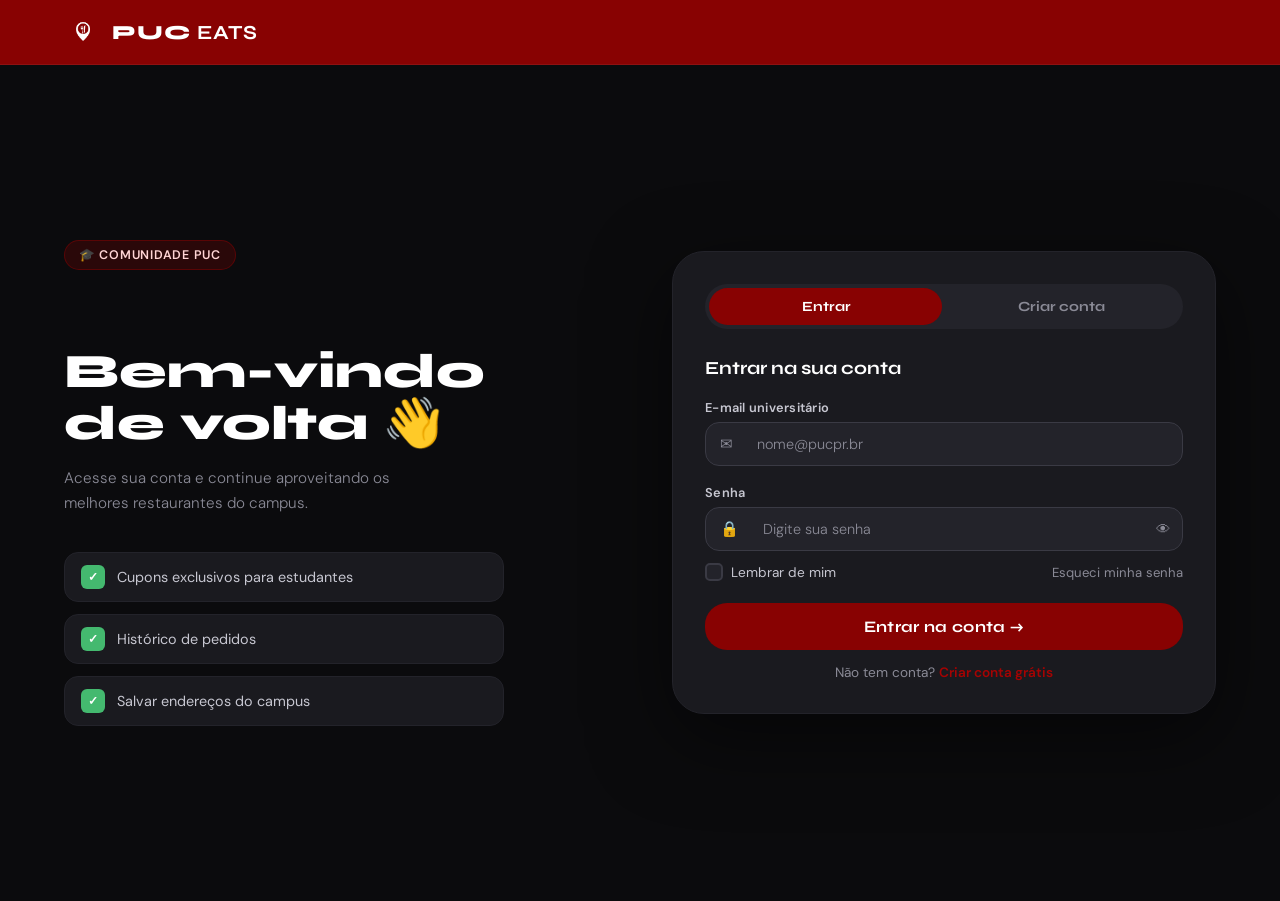
<file: auth.html>
<!DOCTYPE html>
<html lang="pt-BR">
<head>
  <meta charset="UTF-8">
  <meta name="viewport" content="width=device-width, initial-scale=1.0">
  <title>PUC EATS — Entrar / Cadastrar</title>
  <link rel="stylesheet" href="auth.css">
  <link rel="preconnect" href="https://fonts.googleapis.com">
  <link rel="preconnect" href="https://fonts.gstatic.com" crossorigin>
  <link href="https://fonts.googleapis.com/css2?family=Syne:wght@400;600;700;800&family=DM+Sans:ital,opsz,wght@0,9..40,300;0,9..40,400;0,9..40,500;1,9..40,300&display=swap" rel="stylesheet">
</head>
<body>

  <!-- ===== HEADER ===== -->
  <header class="header">
    <nav class="nav container">
      <a href="index.html" class="logo">
        <img src="imagens/logopuceats.png" class="logo-img" alt="PUC Eats">
        <span class="logo-text">PUC <strong>EATS</strong></span>
      </a>
    </nav>
  </header>

  <!-- ===== WRAPPER PRINCIPAL ===== -->
  <main class="auth-main">

    <!-- Fundo decorativo -->
    <div class="bg-glow bg-glow-1"></div>
    <div class="bg-glow bg-glow-2"></div>

    <!-- ===== TABS: LOGIN / CADASTRO ===== -->
    <div class="auth-wrapper container">

      <!-- Lado esquerdo: benefícios -->
      <div class="auth-left">
        <div class="auth-left-inner">
          <span class="auth-badge">🎓 Comunidade PUC</span>

          <!-- Texto muda conforme a tab ativa -->
          <h1 class="auth-title" id="authTitle">
            Bem-vindo<br>de volta 👋
          </h1>
          <p class="auth-subtitle" id="authSubtitle">
            Acesse sua conta e continue aproveitando os melhores restaurantes do campus.
          </p>

          <ul class="benefits-list">
            <li class="benefit-item">
              <span class="benefit-check">✓</span>
              Cupons exclusivos para estudantes
            </li>
            <li class="benefit-item">
              <span class="benefit-check">✓</span>
              Histórico de pedidos
            </li>
            <li class="benefit-item">
              <span class="benefit-check">✓</span>
              Salvar endereços do campus
            </li>
          </ul>
        </div>
      </div>

      <!-- Lado direito: formulários -->
      <div class="auth-right">

        <!-- Tabs -->
        <div class="auth-tabs">
          <button class="auth-tab active" id="tabLogin" onclick="switchTab('login')">
            Entrar
          </button>
          <button class="auth-tab" id="tabCadastro" onclick="switchTab('cadastro')">
            Criar conta
          </button>
          <div class="auth-tab-indicator" id="tabIndicator"></div>
        </div>

        <!-- ===== FORM LOGIN ===== -->
        <form class="auth-form active" id="formLogin" onsubmit="return false;">
          <h2 class="form-title">Entrar na sua conta</h2>

          <div class="field-group">
            <label class="field-label" for="loginEmail">E-mail universitário</label>
            <div class="field-wrap">
              <span class="field-icon">✉</span>
              <input
                type="email"
                id="loginEmail"
                class="field-input"
                placeholder="nome@pucpr.br"
                autocomplete="email"
              >
            </div>
          </div>

          <div class="field-group">
            <label class="field-label" for="loginSenha">Senha</label>
            <div class="field-wrap">
              <span class="field-icon">🔒</span>
              <input
                type="password"
                id="loginSenha"
                class="field-input"
                placeholder="Digite sua senha"
                autocomplete="current-password"
              >
              <button type="button" class="toggle-pass" onclick="togglePass('loginSenha', this)">👁</button>
            </div>
          </div>

          <div class="login-extras">
            <label class="checkbox-wrap">
              <input type="checkbox" id="lembrar">
              <span class="checkbox-custom"></span>
              Lembrar de mim
            </label>
            <a href="#" class="link-muted">Esqueci minha senha</a>
          </div>

          <button type="submit" class="btn-submit" onclick="handleLogin()">
            Entrar na conta →
          </button>

          <p class="form-footer-text">
            Não tem conta?
            <button type="button" class="link-btn" onclick="switchTab('cadastro')">Criar conta grátis</button>
          </p>

        </form>

        <!-- ===== FORM CADASTRO ===== -->
        <form class="auth-form" id="formCadastro" onsubmit="return false;">
          <h2 class="form-title">Criar conta gratuita</h2>

          <div class="field-group">
            <label class="field-label" for="cadNome">Nome completo</label>
            <div class="field-wrap">
              <span class="field-icon">👤</span>
              <input
                type="text"
                id="cadNome"
                class="field-input"
                placeholder="Seu nome completo"
                autocomplete="name"
              >
            </div>
          </div>

          <div class="field-group">
            <label class="field-label" for="cadEmail">E-mail universitário</label>
            <div class="field-wrap">
              <span class="field-icon">✉</span>
              <input
                type="email"
                id="cadEmail"
                class="field-input"
                placeholder="nome@pucpr.br"
                autocomplete="email"
              >
            </div>
          </div>

          <div class="field-group">
            <label class="field-label" for="cadSenha">Senha</label>
            <div class="field-wrap">
              <span class="field-icon">🔒</span>
              <input
                type="password"
                id="cadSenha"
                class="field-input"
                placeholder="Mínimo 8 caracteres"
                autocomplete="new-password"
              >
              <button type="button" class="toggle-pass" onclick="togglePass('cadSenha', this)">👁</button>
            </div>
            <div class="pass-strength" id="passStrength">
              <div class="pass-bar" id="passBar"></div>
            </div>
            <span class="pass-label" id="passLabel"></span>
          </div>

          <div class="field-row">
            <div class="field-group">
              <label class="field-label" for="cadCurso">Curso</label>
              <div class="field-wrap">
                <select id="cadCurso" class="field-input field-select">
                  <option value="" disabled selected>Selecione</option>
                  <option>Ciência da Computação</option>
                  <option>Engenharia de Software</option>
                  <option>Sistemas de Informação</option>
                  <option>Engenharia Civil</option>
                  <option>Engenharia Elétrica</option>
                  <option>Medicina</option>
                  <option>Direito</option>
                  <option>Psicologia</option>
                  <option>Administração</option>
                  <option>Outro</option>
                </select>
              </div>
            </div>
            <div class="field-group">
              <label class="field-label" for="cadCampus">Campus</label>
              <div class="field-wrap">
                <select id="cadCampus" class="field-input field-select">
                  <option value="" disabled selected>Selecione</option>
                  <option>Curitiba</option>
                  <option>Londrina</option>
                  <option>Toledo</option>
                </select>
              </div>
            </div>
          </div>

          <div class="field-row">
            <div class="field-group">
              <label class="field-label" for="cadTipo">Tipo de usuário</label>
              <div class="field-wrap">
                <select id="cadTipo" class="field-input field-select">
                  <option value="" disabled selected>Selecione</option>
                  <option>Aluno</option>
                  <option>Professor</option>
                  <option>Funcionário</option>
                </select>
              </div>
            </div>
            <div class="field-group">
              <label class="field-label" for="cadTelefone">Telefone / WhatsApp</label>
              <div class="field-wrap">
                <span class="field-icon">📱</span>
                <input
                  type="tel"
                  id="cadTelefone"
                  class="field-input"
                  placeholder="(41) 9 9999-9999"
                  autocomplete="tel"
                >
              </div>
            </div>
          </div>


          <label class="checkbox-wrap terms-wrap">
            <input type="checkbox" id="cadTermos">
            <span class="checkbox-custom"></span>
            Li e aceito os <a href="#" class="link-inline">Termos de Uso</a> e a
            <a href="#" class="link-inline">Política de Privacidade</a>
          </label>

          <button type="submit" class="btn-submit" onclick="handleCadastro()">
            Criar minha conta →
          </button>

          <p class="form-footer-text">
            Já tem conta?
            <button type="button" class="link-btn" onclick="switchTab('login')">Entrar</button>
          </p>
        </form>

      </div>
    </div>
  </main>

  <!-- Toast -->
  <div class="toast" id="toast"></div>

  <script src="auth.js"></script>

</body>
</html>
</file>
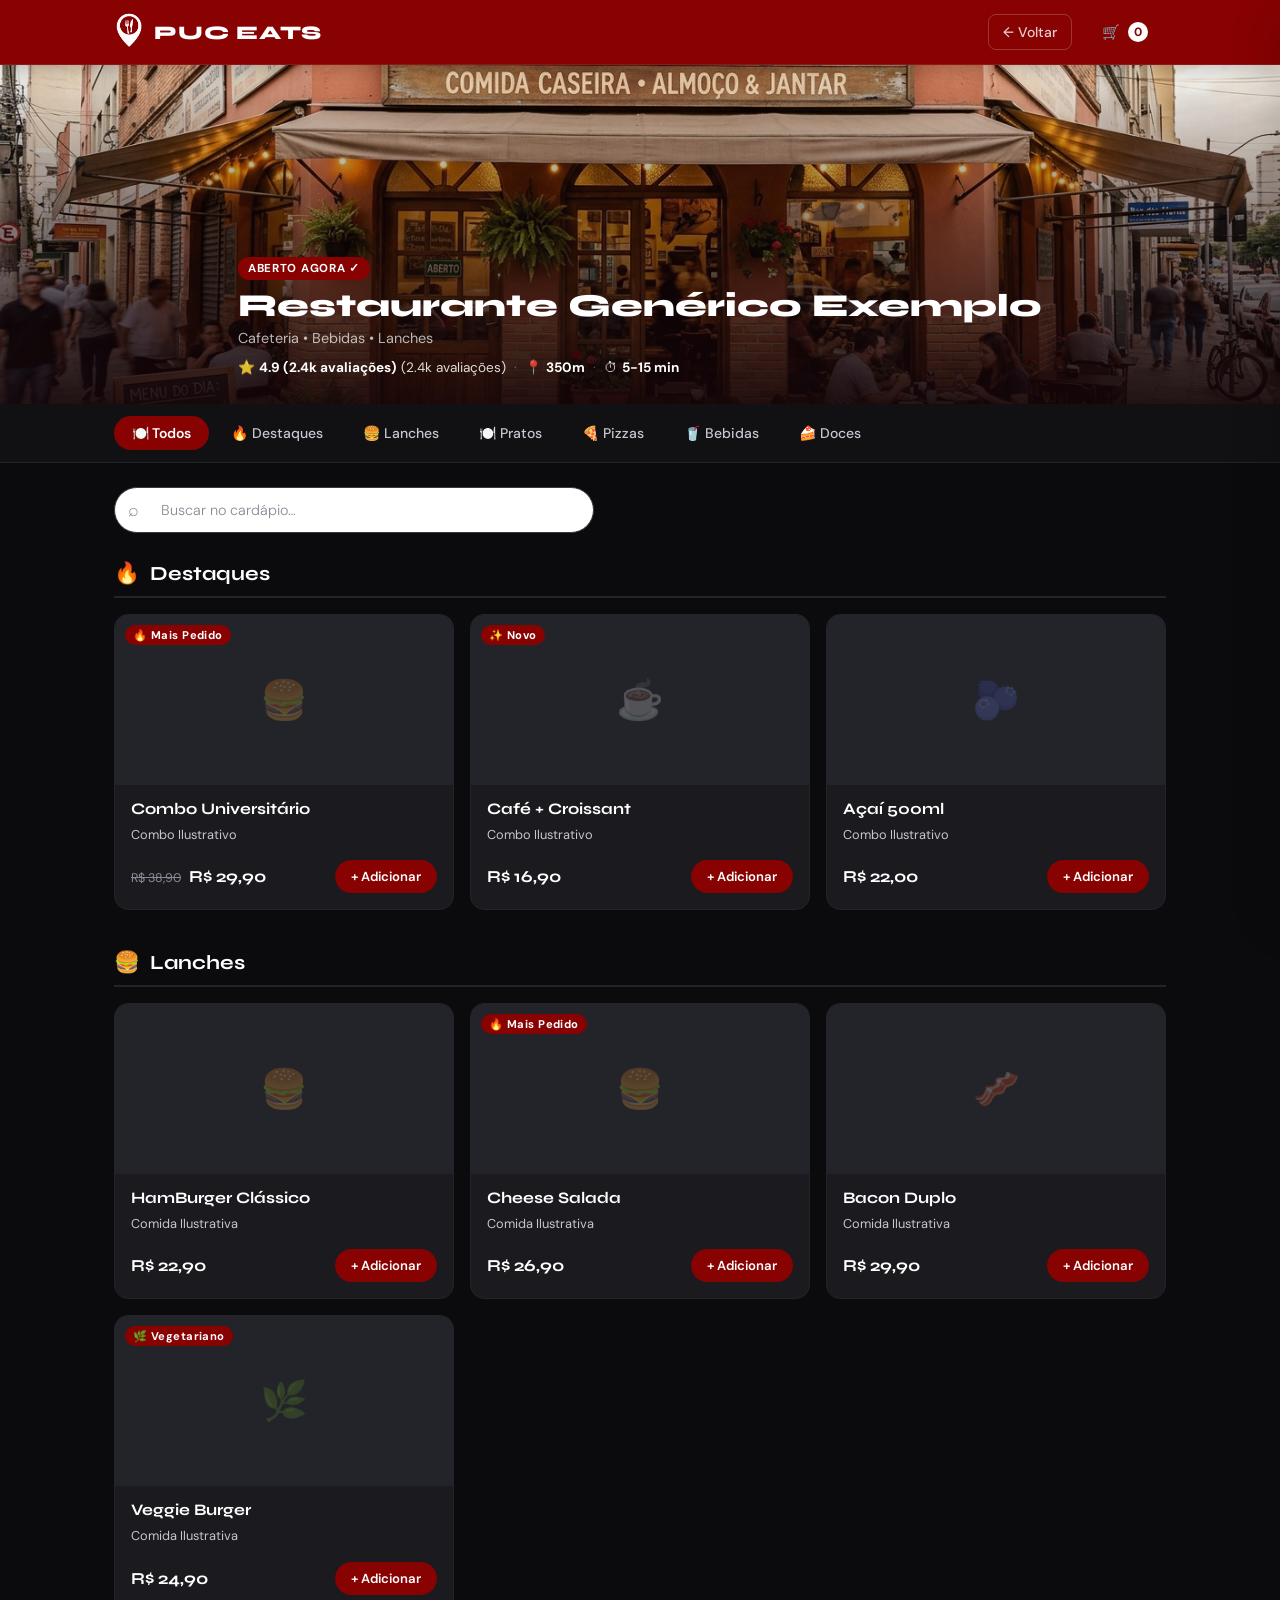
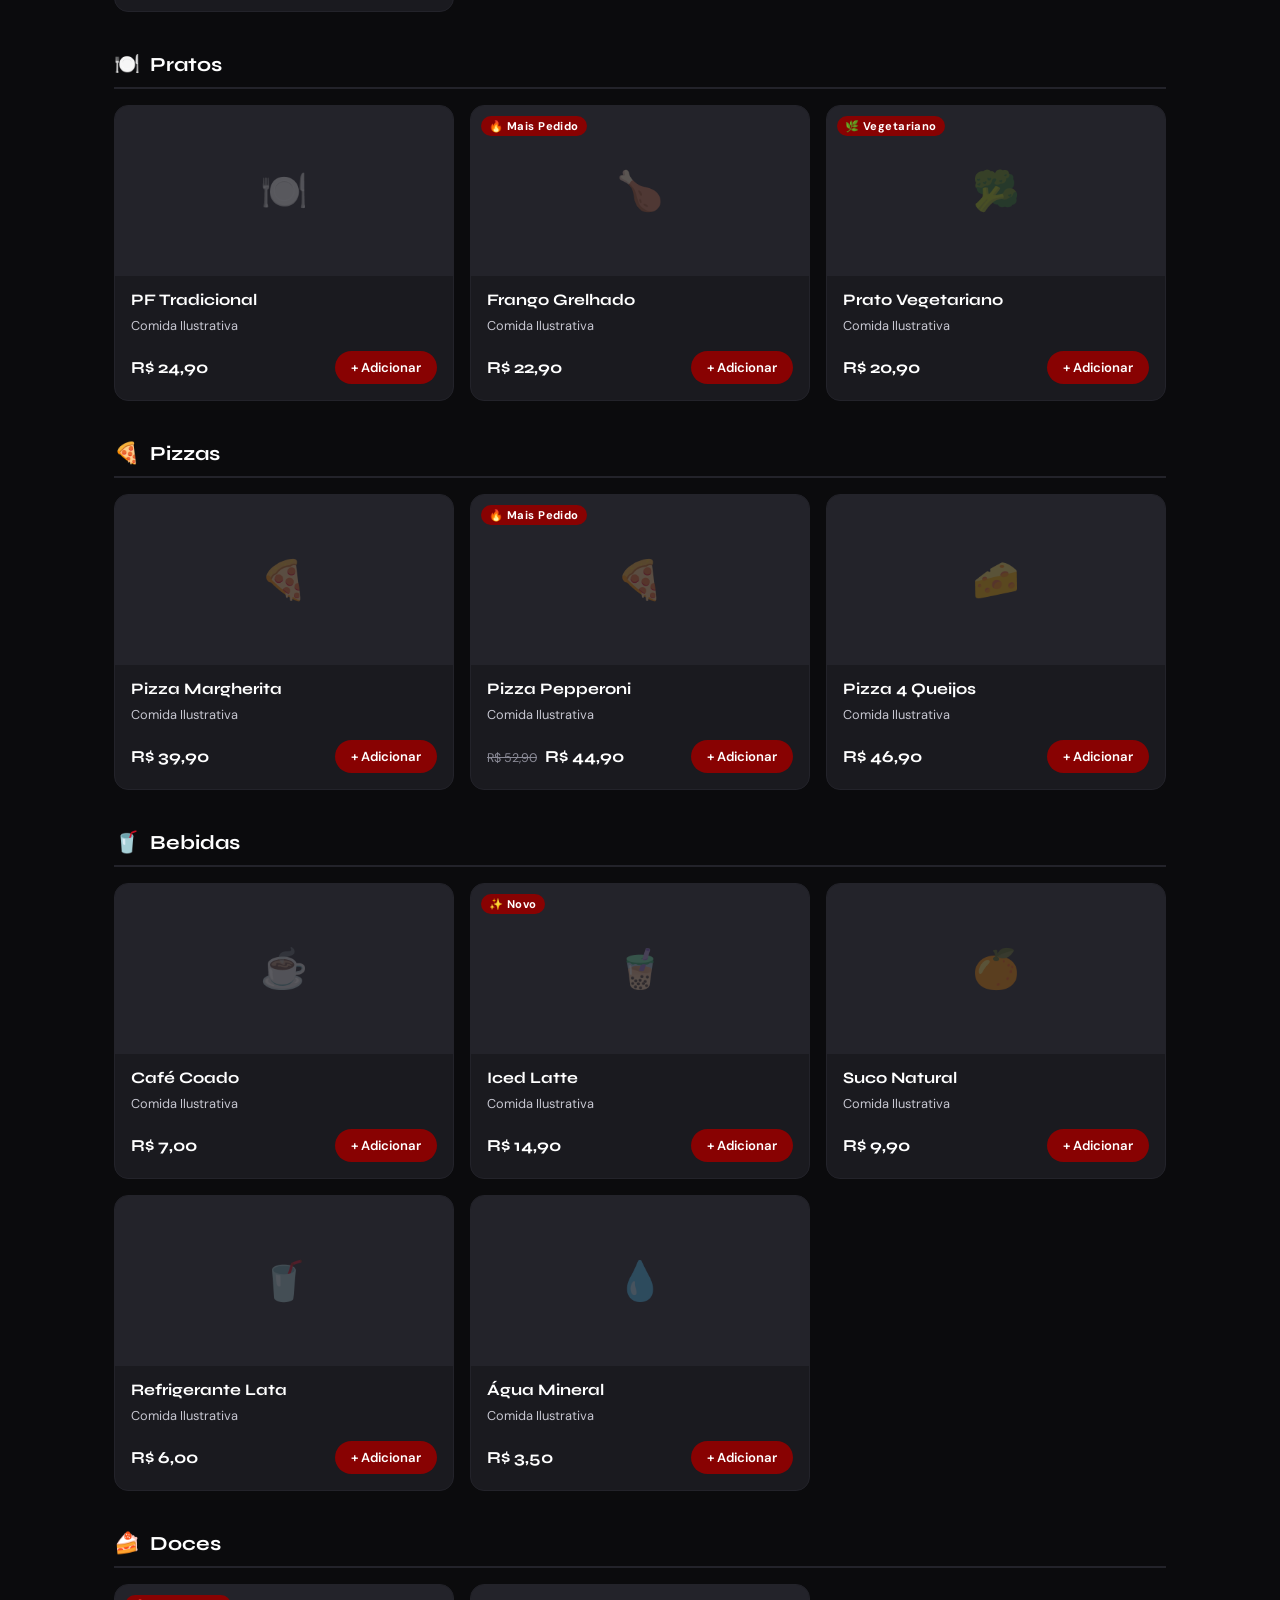
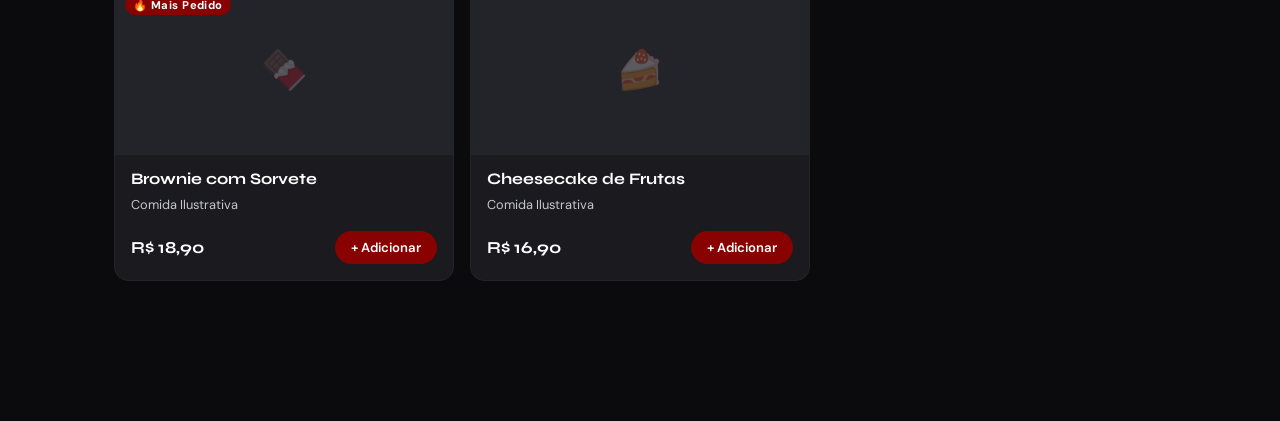
<file: cardapio.html>
<!DOCTYPE html>
<html lang="pt-BR">
<head>
  <meta charset="UTF-8">
  <meta name="viewport" content="width=device-width, initial-scale=1.0">
  <title>PUC EATS — Cardápio</title>
  <link rel="stylesheet" href="cardapio.css">
  <link rel="preconnect" href="https://fonts.googleapis.com">
  <link rel="preconnect" href="https://fonts.gstatic.com" crossorigin>
  <link href="https://fonts.googleapis.com/css2?family=Syne:wght@400;600;700;800&family=DM+Sans:ital,opsz,wght@0,9..40,300;0,9..40,400;0,9..40,500;1,9..40,300&display=swap" rel="stylesheet">
</head>
<body>

  <!-- ===== HEADER ===== -->
  <header class="header">
    <nav class="nav container">
      <a href="index.html" class="logo">
        <div class="logo-placeholder"> 
          <img src="imagens/logopuceats.png" alt="logo" class="logo-image"> </div>
        <span class="logo-text">PUC EATS</span>
      </a>
      <div class="nav-actions">
        <a href="index.html" class="btn-back">← Voltar</a>
        <button class="cart-btn" id="cartBtn">
          🛒 <span class="cart-count" id="cartCount">0</span>
        </button>
      </div>
    </nav>
  </header>

  <!-- ===== HERO DO RESTAURANTE ===== -->
  <section class="rest-hero">
    <div class="rest-hero-img-placeholder">
        <img src="imagens/restaurantegenerico.png" alt="restaurante" class="rest-hero-img">
    </div>
    <div class="rest-hero-overlay">
      <div class="container rest-hero-content">
        <div class="rest-hero-info">
          <div class="rest-hero-badge">Aberto agora ✓</div>
          <h1 class="rest-hero-nome">Nome do Restaurante</h1>
          <p class="rest-hero-tipo">Lanches • Pizza • Bebidas</p>
          <div class="rest-hero-meta">
            <span class="meta-item">⭐ <strong>4.8</strong> (2.4k avaliações)</span>
            <span class="meta-sep">·</span>
            <span class="meta-item">📍 <strong>350m</strong></span>
            <span class="meta-sep">·</span>
            <span class="meta-item">⏱ <strong>5-15 min</strong></span>
          </div>
        </div>
      </div>
    </div>
  </section>

  <!-- ===== CATEGORIAS (TABS) ===== -->
  <div class="cats-wrapper sticky-cats">
    <div class="container">
      <div class="cats-tabs" id="catsTabs">
      </div>
    </div>
  </div>

  <!-- ===== BUSCA NO CARDÁPIO ===== -->
  <div class="cardapio-search-wrapper">
    <div class="container">
      <div class="cardapio-search">
        <span class="search-icon">⌕</span>
        <input type="text" id="cardapioSearch" placeholder="Buscar no cardápio…" class="cardapio-search-input">
      </div>
    </div>
  </div>

  <!-- ===== CARDÁPIO ===== -->
  <main class="cardapio-main">
    <div class="container">
      <div id="cardapioContainer">
        <!-- Seções geradas pelo JS -->
      </div>

      <!-- Estado vazio (busca sem resultado) -->
      <div class="empty-state" id="emptyState" style="display:none;">
        <div class="empty-icon">🔍</div>
        <h3>Nenhum item encontrado</h3>
        <p>Tente buscar por outro nome ou categoria.</p>
      </div>
    </div>
  </main>

  <!-- ===== CARRINHO FLUTUANTE ===== -->
  <div class="cart-panel" id="cartPanel">
    <div class="cart-panel-header">
      <h3>🛒 Seu Pedido</h3>
      <button class="cart-close" id="cartClose">✕</button>
    </div>
    <div class="cart-panel-items" id="cartItems">
      <div class="cart-empty">
        <div class="cart-empty-icon">🛒</div>
        <p>Nenhum item adicionado ainda.</p>
      </div>
    </div>
    <div class="cart-panel-footer" id="cartFooter" style="display:none;">
      <div class="cart-total-row">
        <span>Total</span>
        <span class="cart-total-value" id="cartTotal">R$ 0,00</span>
      </div>
      <button class="btn-finalizar">Finalizar Pedido →</button>
    </div>
  </div>
  <div class="cart-overlay" id="cartOverlay"></div>

  <!-- ===== TOAST DE CONFIRMAÇÃO ===== -->
  <div class="toast" id="toast">✓ Item adicionado ao carrinho</div>

  <script src="cardapio.js"></script>
</body>
</html>
</file>
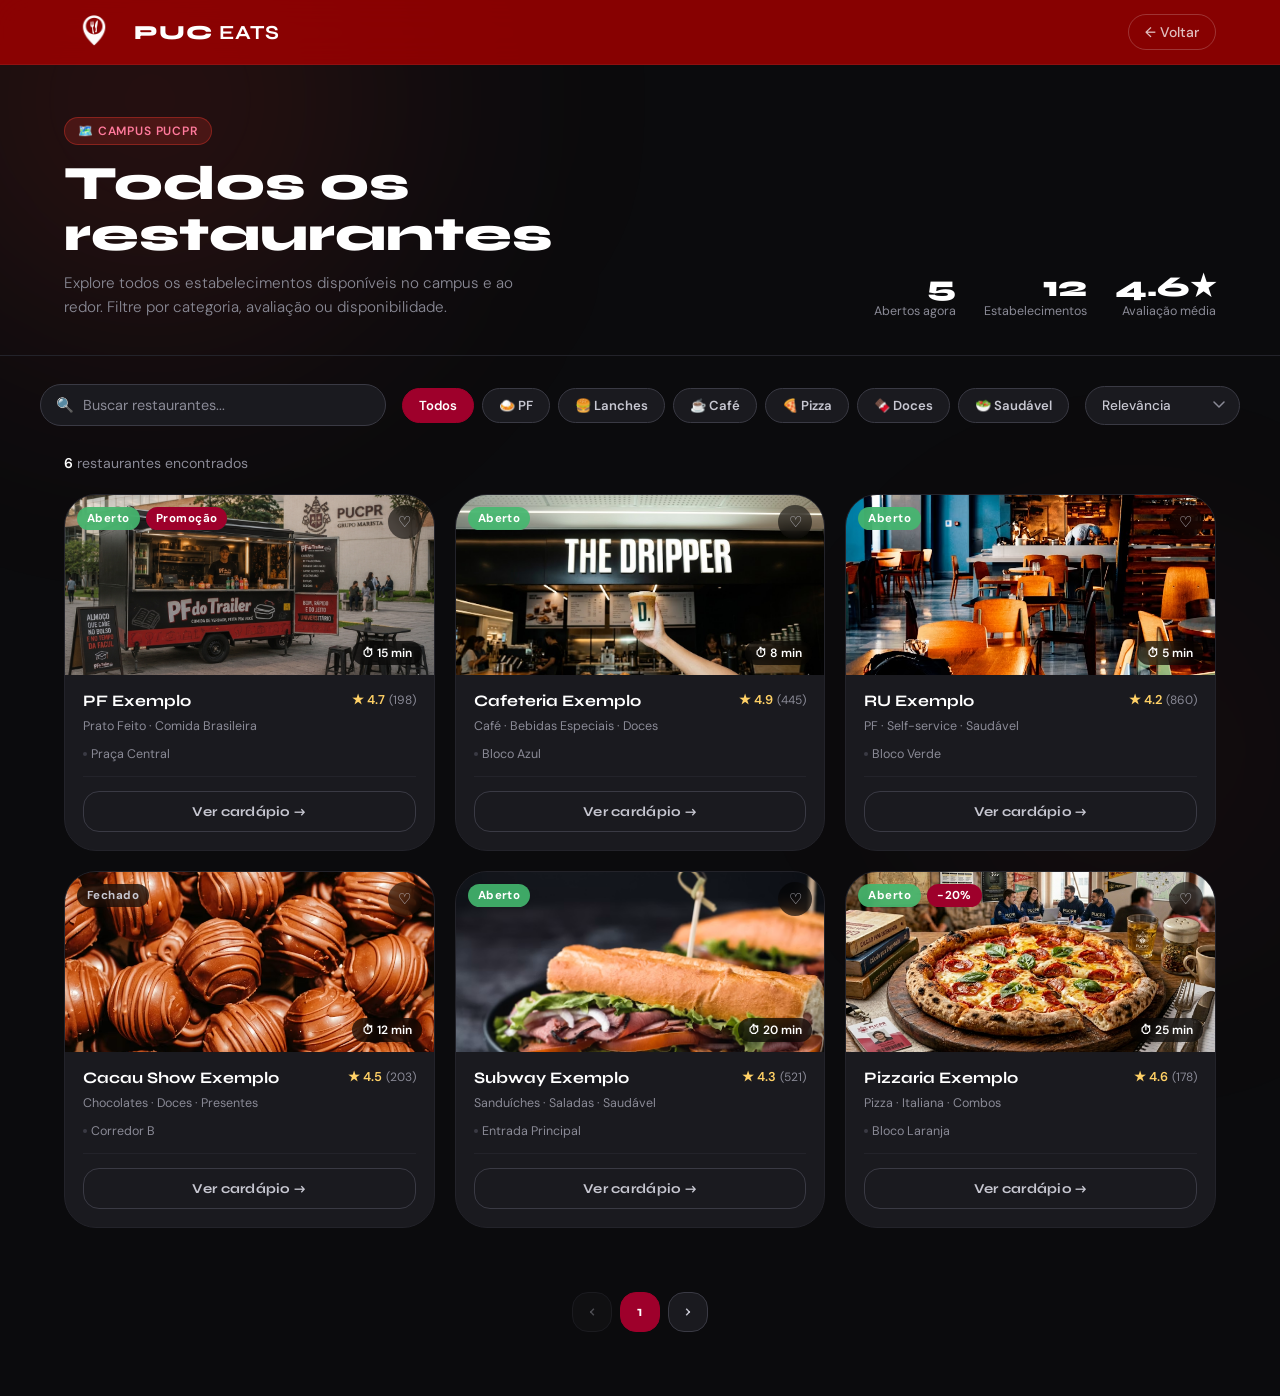
<file: ver-todos.html>
<!DOCTYPE html>
<html lang="pt-BR">

<head>
  <meta charset="UTF-8">
  <meta name="viewport" content="width=device-width, initial-scale=1.0">
  <title>PUC EATS — Todos os Restaurantes</title>
  <link rel="stylesheet" href="ver-todos.css">
  <link rel="preconnect" href="https://fonts.googleapis.com">
  <link rel="preconnect" href="https://fonts.gstatic.com" crossorigin>
  <link
    href="https://fonts.googleapis.com/css2?family=Syne:wght@400;600;700;800&family=DM+Sans:ital,opsz,wght@0,9..40,300;0,9..40,400;0,9..40,500;1,9..40,300&display=swap"
    rel="stylesheet">
</head>

<body>

  <!-- ===== HEADER ===== -->
  <header class="header">
    <nav class="nav container">
      <a href="index.html" class="logo">
        <img class="logo-image" src="imagens/logopuceats.png" alt="PUC Eats">
        <span class="logo-text">PUC <strong>EATS</strong></span>
      </a>
      <div class="nav-right">
        <button class="btn-back" onclick="history.back()">← Voltar</button>
      </div>
    </nav>
  </header>

  <!-- BG decorativo -->
  <div class="bg-glow bg-glow-1"></div>
  <div class="bg-glow bg-glow-2"></div>

  <!-- ===== HERO ===== -->
  <section class="hero">
    <div class="hero-inner container">
      <div>
        <span class="hero-badge">🗺️ Campus PUCPR</span>
        <h1 class="hero-title">Todos os<br><span>restaurantes</span></h1>
        <p class="hero-subtitle">Explore todos os estabelecimentos disponíveis no campus e ao redor. Filtre por
          categoria, avaliação ou disponibilidade.</p>
      </div>
      <div class="hero-stats">
        <div class="stat">
          <div class="stat-num" id="statOpen">—</div>
          <div class="stat-label">Abertos agora</div>
        </div>
        <div class="stat">
          <div class="stat-num">12</div>
          <div class="stat-label">Estabelecimentos</div>
        </div>
        <div class="stat">
          <div class="stat-num">4.6★</div>
          <div class="stat-label">Avaliação média</div>
        </div>
      </div>
    </div>
  </section>

  <!-- ===== CONTROLES ===== -->
  <div class="controls-bar container">
    <div class="search-wrap">
      <span class="search-icon">🔍</span>
      <input type="text" class="search-input" id="searchInput" placeholder="Buscar restaurantes..."
        oninput="filterCards()">
    </div>

    <div class="filter-chips" id="filterChips">
      <button class="chip active" data-filter="todos" onclick="setFilter(this, 'todos')">Todos</button>
      <button class="chip" data-filter="pf" onclick="setFilter(this, 'pf')">🍛 PF</button>
      <button class="chip" data-filter="lanche" onclick="setFilter(this, 'lanche')">🍔 Lanches</button>
      <button class="chip" data-filter="cafe" onclick="setFilter(this, 'cafe')">☕ Café</button>
      <button class="chip" data-filter="pizza" onclick="setFilter(this, 'pizza')">🍕 Pizza</button>
      <button class="chip" data-filter="doce" onclick="setFilter(this, 'doce')">🍫 Doces</button>
      <button class="chip" data-filter="saudavel" onclick="setFilter(this, 'saudavel')">🥗 Saudável</button>
    </div>

    <select class="sort-select" id="sortSelect" onchange="sortCards()">
      <option value="relevancia">Relevância</option>
      <option value="avaliacao">Maior avaliação</option>
      <option value="tempo">Menor tempo</option>
      <option value="nome">A → Z</option>
    </select>
  </div>

  <!-- ===== RESULTADOS ===== -->
  <div class="container">
    <div class="results-info">
      <p class="results-count" id="resultsCount"><strong>12</strong> restaurantes encontrados</p>
    </div>

    <!-- ===== GRID ===== -->
    <div class="restaurants-grid" id="grid">

      <!-- PF Exemplo -->
      <div class="card" data-name="PF Exemplo" data-cat="pf" data-rating="4.7" data-time="15" data-open="true">
        <div class="card-thumb">
          <img src="imagens/Gemini_Generated_Image_tdcnk6tdcnk6tdcn.png" alt="PF Exemplo" class="card-image" />
          <div class="card-badges">
            <span class="badge badge-open">Aberto</span>
            <span class="badge badge-promo">Promoção</span>
          </div>
          <button class="card-fav" onclick="toggleFav(this)">♡</button>
          <div class="card-eta">⏱ 15 min</div>
        </div>
        <div class="card-body">
          <div class="card-top">
            <div class="card-name">PF Exemplo</div>
            <div class="card-rating">★ 4.7 <span>(198)</span></div>
          </div>
          <div class="card-category">Prato Feito · Comida Brasileira</div>
          <div class="card-meta">
            <div class="meta-item"><span class="dot"></span> Praça Central</div>
          </div>
          <div class="card-divider"></div>
          <button class="card-action">
            <a href="cardapio.html">Ver cardápio →</a>
          </button>
        </div>
      </div>

      <!-- Cafeteria Exemplo -->
      <div class="card" data-name="Cafeteria Exemplo" data-cat="cafe" data-rating="4.9" data-time="8" data-open="true">
        <div class="card-thumb">

          <img src="imagens/f8e36d07-bce5-4560-ae4c-32ef59a2f198.jpg" alt="Cafeteria Exemplo" class="card-image">
          <div class="card-badges">
            <span class="badge badge-open">Aberto</span>
          </div>
          <button class="card-fav fav-active" onclick="toggleFav(this)">♥</button>
          <div class="card-eta">⏱ 8 min</div>
        </div>
        <div class="card-body">
          <div class="card-top">
            <div class="card-name">Cafeteria Exemplo</div>
            <div class="card-rating">★ 4.9 <span>(445)</span></div>
          </div>
          <div class="card-category">Café · Bebidas Especiais · Doces</div>
          <div class="card-meta">
            <div class="meta-item"><span class="dot"></span> Bloco Azul</div>
          </div>
          <div class="card-divider"></div>
          <button class="card-action">
            <a href="cardapio.html">Ver cardápio →</a>
          </button>
        </div>
      </div>

      <!-- RU Exemplo -->
      <div class="card" data-name="RU Exemplo" data-cat="pf" data-rating="4.2" data-time="5" data-open="true">
        <div class="card-thumb">
          <img src="imagens/ru-exemplo.avif" alt="RU Exemplo" class="card-image">
          <div class="card-badges">
            <span class="badge badge-open">Aberto</span>
          </div>
          <button class="card-fav" onclick="toggleFav(this)">♡</button>
          <div class="card-eta">⏱ 5 min</div>
        </div>
        <div class="card-body">
          <div class="card-top">
            <div class="card-name">RU Exemplo</div>
            <div class="card-rating">★ 4.2 <span>(860)</span></div>
          </div>
          <div class="card-category">PF · Self-service · Saudável</div>
          <div class="card-meta">
            <div class="meta-item"><span class="dot"></span> Bloco Verde</div>
          </div>
          <div class="card-divider"></div>
          <button class="card-action">
            <a href="cardapio.html">Ver cardápio →</a>
          </button>
        </div>
      </div>

      <!-- Cacau Show Exemplo -->
      <div class="card" data-name="Cacau Show Exemplo" data-cat="doce" data-rating="4.5" data-time="12"
        data-open="false">
        <div class="card-thumb">
          <img src="imagens/cacau-show-exemplo.avif" alt="Cacau Show Exemplo" class="card-image">
          <div class="card-badges">
            <span class="badge badge-closed">Fechado</span>
          </div>
          <button class="card-fav" onclick="toggleFav(this)">♡</button>
          <div class="card-eta">⏱ 12 min</div>
        </div>
        <div class="card-body">
          <div class="card-top">
            <div class="card-name">Cacau Show Exemplo</div>
            <div class="card-rating">★ 4.5 <span>(203)</span></div>
          </div>
          <div class="card-category">Chocolates · Doces · Presentes</div>
          <div class="card-meta">
            <div class="meta-item"><span class="dot"></span> Corredor B</div>
          </div>
          <div class="card-divider"></div>
          <button class="card-action">
            <a href="cardapio.html">Ver cardápio →</a>
          </button>
        </div>
      </div>

      <!-- Subway Exemplo -->
      <div class="card" data-name="Subway Exemplo" data-cat="lanche" data-rating="4.3" data-time="20" data-open="true">
        <div class="card-thumb">
          <img src="imagens/subway-exemplo.avif" alt="Subway Exemplo" class="card-image">
          <div class="card-badges">
            <span class="badge badge-open">Aberto</span>
          </div>
          <button class="card-fav" onclick="toggleFav(this)">♡</button>
          <div class="card-eta">⏱ 20 min</div>
        </div>
        <div class="card-body">
          <div class="card-top">
            <div class="card-name">Subway Exemplo</div>
            <div class="card-rating">★ 4.3 <span>(521)</span></div>
          </div>
          <div class="card-category">Sanduíches · Saladas · Saudável</div>
          <div class="card-meta">
            <div class="meta-item"><span class="dot"></span> Entrada Principal</div>
          </div>
          <div class="card-divider"></div>
          <button class="card-action">
            <a href="cardapio.html">Ver cardápio →</a>
          </button>
        </div>
      </div>

      <!-- Pizzaria Exemplo -->
      <div class="card" data-name="Pizzaria Exemplo" data-cat="pizza" data-rating="4.6" data-time="25" data-open="true">
        <div class="card-thumb">
          <img src="imagens/Gemini_Generated_Image_vrmjs3vrmjs3vrmj.png" alt="Pizzaria Exemplo" class="card-image" />
          <div class="card-badges">
            <span class="badge badge-open">Aberto</span>
            <span class="badge badge-promo">-20%</span>
          </div>
          <button class="card-fav" onclick="toggleFav(this)">♡</button>
          <div class="card-eta">⏱ 25 min</div>
        </div>
        <div class="card-body">
          <div class="card-top">
            <div class="card-name">Pizzaria Exemplo</div>
            <div class="card-rating">★ 4.6 <span>(178)</span></div>
          </div>
          <div class="card-category">Pizza · Italiana · Combos</div>
          <div class="card-meta">
            <div class="meta-item"><span class="dot"></span> Bloco Laranja</div>
          </div>
          <div class="card-divider"></div>
          <button class="card-action">Ver cardápio →
            <a href="cardapio.html"></a>
          </button>
        </div>
      </div>

      <!-- empty state -->
      <div class="empty-state" id="emptyState">
        <div class="empty-icon">🍽️</div>
        <div class="empty-title">Nenhum restaurante encontrado</div>
        <div class="empty-sub">Tente outro termo ou remova os filtros</div>
      </div>

    </div><!-- /grid -->

    <!-- ===== PAGINAÇÃO ===== -->
    <div class="pagination">
      <button class="page-btn" disabled>‹</button>
      <button class="page-btn active">1</button>
      <button class="page-btn">›</button>
    </div>


  </div><!-- /container -->
  <script src="ver-todos.js"></script>

</body>

</html>
</file>
<file: auth.css>
:root {
  --primary:       #880202;
  --primary-dark:  #6B0101;
  --primary-light: #A50303;
  --accent:        #C20A0A;

  --green:         #44B96F;
  --dark:          #0B0B0D;
  --dark-2:        #111114;
  --dark-3:        #1A1A1F;
  --dark-4:        #23232A;
  --mid:           #3A3A44;
  --gray:          #8A8A96;
  --gray-light:    #C7C7D1;
  --white:         #FFFFFF;

  --font-display: 'Syne', sans-serif;
  --font-body: 'DM Sans', sans-serif;

  --radius-sm: 8px;
  --radius-md: 14px;
  --radius-lg: 22px;
  --radius-xl: 32px;

  --transition: all 0.26s cubic-bezier(0.4, 0, 0.2, 1);
}

/* ---- RESET ---- */
*, *::before, *::after { box-sizing: border-box; margin: 0; padding: 0; }

html { scroll-behavior: smooth; font-size: 16px; }

body {
  font-family: var(--font-body);
  background: var(--dark);
  color: var(--white);
  min-height: 100vh;
  overflow-x: hidden;
  -webkit-font-smoothing: antialiased;
}

a { text-decoration: none; color: inherit; transition: var(--transition); }
button, input, select { font-family: inherit; border: none; outline: none; }

.container {
  max-width: 1200px;
  margin: 0 auto;
  padding: 0 24px;
}

/* ---- HEADER ---- */
/* ---- HEADER ---- */
.header {
  position: sticky;
  top: 0;
  z-index: 100;
  background: #880202; /* nova cor */
  border-bottom: 1px solid rgba(255,255,255,.06);
  padding: 0;
}

.nav {
  display: flex;
  align-items: center;
  justify-content: space-between;
  height: 64px;
}

.logo {
  display: flex;
  align-items: center;
  gap: 10px;
  text-decoration: none;
}

.logo-icon {
  width: 38px;
  height: 38px;
  background: rgba(255,255,255,.12);
  border-radius: 10px;
  display: flex;
  align-items: center;
  justify-content: center;
  font-size: 18px;
}

.logo-img {
  width: 38px;
  height: 38px;
  border-radius: 10px;
  object-fit: cover;
}

.logo-text {
  font-family: var(--font-display);
  font-weight: 800;
  font-size: 1.25rem;
  color: var(--white); /* PUC branco */
  letter-spacing: .04em;
}

.logo-text strong {
  color: var(--white); /* EATS branco */
}

.btn-back {
  color: rgba(255,255,255,.7);
  font-size: .875rem;
  font-weight: 500;
  padding: 8px 16px;
  border-radius: var(--radius-lg);
  border: 1px solid rgba(255,255,255,.2);
  transition: var(--transition);
}

.btn-back:hover {
  background: rgba(255,255,255,.1);
  color: var(--white);
}

/* ---- LAYOUT PRINCIPAL ---- */
.auth-main {
  position: relative;
  min-height: calc(100vh - 64px);
  display: flex;
  align-items: center;
  padding: 48px 0;
}

.auth-wrapper {
  position: relative;
  z-index: 1;
  display: grid;
  grid-template-columns: 1fr 1fr;
  gap: 64px;
  align-items: center;
  width: 100%;
}

/* ---- LADO ESQUERDO ---- */
.auth-left {
  padding: 8px 0;
}

.auth-left-inner {
  max-width: 440px;
}

.auth-badge {
  display: inline-flex;
  align-items: center;
  gap: 6px;
  background: rgba(158,0,43,.35);
  border: 1px solid rgba(158,0,43,.5);
  color: #ff9ab0;
  font-size: .78rem;
  font-weight: 600;
  letter-spacing: .06em;
  text-transform: uppercase;
  padding: 6px 14px;
  border-radius: 50px;
  margin-bottom: 24px;
}

.auth-title {
  font-family: var(--font-display);
  font-weight: 800;
  font-size: clamp(2rem, 4vw, 3rem);
  line-height: 1.08;
  color: var(--white);
  margin-bottom: 16px;
  white-space: pre-line;
}

.auth-subtitle {
  font-size: .95rem;
  color: var(--gray);
  line-height: 1.65;
  font-weight: 300;
  margin-bottom: 36px;
  max-width: 360px;
}

/* BENEFITS */
.benefits-list {
  list-style: none;
  display: flex;
  flex-direction: column;
  gap: 12px;
}

.benefit-item {
  display: flex;
  align-items: center;
  gap: 12px;
  font-size: .9rem;
  color: var(--gray-light);
  background: var(--dark-3);
  border: 1px solid var(--dark-4);
  border-radius: var(--radius-md);
  padding: 12px 16px;
  transition: var(--transition);
  animation: slideIn .4s ease both;
}
.benefit-item:nth-child(1) { animation-delay: .05s; }
.benefit-item:nth-child(2) { animation-delay: .1s; }
.benefit-item:nth-child(3) { animation-delay: .15s; }
.benefit-item:nth-child(4) { animation-delay: .2s; }

.benefit-item:hover {
  border-color: rgba(158,0,43,.4);
  background: rgba(158,0,43,.08);
}

.benefit-check {
  width: 24px; height: 24px;
  background: var(--green);
  color: var(--white);
  border-radius: 6px;
  font-size: .75rem;
  font-weight: 800;
  display: flex; align-items: center; justify-content: center;
  flex-shrink: 0;
}

@keyframes slideIn {
  from { opacity: 0; transform: translateX(-16px); }
  to   { opacity: 1; transform: translateX(0); }
}

/* ---- LADO DIREITO ---- */
.auth-right {
  background: var(--dark-3);
  border: 1px solid var(--dark-4);
  border-radius: var(--radius-xl);
  padding: 32px;
  box-shadow: 0 24px 80px rgba(0,0,0,.5);
  animation: fadeUp .4s ease both;
}

@keyframes fadeUp {
  from { opacity: 0; transform: translateY(20px); }
  to   { opacity: 1; transform: translateY(0); }
}

/* ---- TABS ---- */
.auth-tabs {
  position: relative;
  display: flex;
  background: var(--dark-4);
  border-radius: 50px;
  padding: 4px;
  margin-bottom: 28px;
}

.auth-tab {
  flex: 1;
  padding: 10px;
  background: transparent;
  border: none;
  border-radius: 50px;
  font-family: var(--font-display);
  font-weight: 700;
  font-size: .875rem;
  color: var(--gray);
  cursor: pointer;
  position: relative;
  z-index: 2;
  transition: color .25s ease;
}
.auth-tab.active { color: var(--white); }

.auth-tab-indicator {
  position: absolute;
  top: 4px;
  width: calc(50% - 6px);
  height: calc(100% - 8px);
  background: var(--primary);
  border-radius: 50px;
  transition: left .3s cubic-bezier(.4,0,.2,1);
  z-index: 1;
}

/* ---- FORMS ---- */
.auth-form {
  display: none;
  flex-direction: column;
  gap: 18px;
  animation: fadeUp .3s ease both;
}
.auth-form.active { display: flex; }

.form-title {
  font-family: var(--font-display);
  font-weight: 700;
  font-size: 1.15rem;
  color: var(--white);
  margin-bottom: 2px;
}

/* ---- CAMPOS ---- */
.field-group {
  display: flex;
  flex-direction: column;
  gap: 6px;
  flex: 1;
}

.field-label {
  font-size: .8rem;
  font-weight: 600;
  color: var(--gray-light);
  letter-spacing: .02em;
}

.field-wrap {
  position: relative;
  display: flex;
  align-items: center;
  background: var(--dark-4);
  border: 1.5px solid var(--mid);
  border-radius: var(--radius-md);
  transition: var(--transition);
  overflow: hidden;
}
.field-wrap:focus-within {
  border-color: var(--primary-light);
  box-shadow: 0 0 0 3px rgba(158,0,43,.18);
  background: #1f1f25;
}

.field-icon {
  padding: 0 10px 0 14px;
  font-size: .95rem;
  color: var(--gray);
  flex-shrink: 0;
  pointer-events: none;
}

.field-input {
  flex: 1;
  background: transparent;
  color: var(--white);
  font-size: .9rem;
  font-family: var(--font-body);
  padding: 12px 14px;
  border: none;
  outline: none;
  cursor: text;
  min-width: 0;
}
.field-input::placeholder { color: var(--gray); font-weight: 300; }

/* Select custom */
.field-select {
  appearance: none;
  -webkit-appearance: none;
  cursor: pointer;
  background-image: url("data:image/svg+xml,%3Csvg xmlns='http://www.w3.org/2000/svg' width='12' height='8' viewBox='0 0 12 8'%3E%3Cpath d='M1 1l5 5 5-5' stroke='%238A8A96' stroke-width='1.5' fill='none' stroke-linecap='round'/%3E%3C/svg%3E");
  background-repeat: no-repeat;
  background-position: right 14px center;
  padding-right: 36px !important;
}
.field-select option { background: var(--dark-3); color: var(--white); }

/* Toggle senha */
.toggle-pass {
  background: transparent;
  border: none;
  padding: 0 12px 0 6px;
  font-size: .9rem;
  cursor: pointer;
  color: var(--gray);
  flex-shrink: 0;
  transition: var(--transition);
}
.toggle-pass:hover { color: var(--white); }

/* Barra de força da senha */
.pass-strength {
  height: 4px;
  background: var(--mid);
  border-radius: 50px;
  overflow: hidden;
  margin-top: 4px;
}
.pass-bar {
  height: 100%;
  width: 0%;
  border-radius: 50px;
  transition: width .4s ease, background .4s ease;
}
.pass-label {
  font-size: .75rem;
  font-weight: 600;
  margin-top: 2px;
  display: block;
  min-height: 16px;
}

/* Linha dupla de campos */
.field-row {
  display: grid;
  grid-template-columns: 1fr 1fr;
  gap: 14px;
}

/* ---- EXTRAS LOGIN ---- */
.login-extras {
  display: flex;
  align-items: center;
  justify-content: space-between;
  margin-top: -6px;
}

/* ---- CHECKBOX ---- */
.checkbox-wrap {
  display: flex;
  align-items: center;
  gap: 8px;
  cursor: pointer;
  font-size: .85rem;
  color: var(--gray-light);
  user-select: none;
}
.checkbox-wrap input[type="checkbox"] { display: none; }

.checkbox-custom {
  width: 18px; height: 18px;
  border: 2px solid var(--mid);
  border-radius: 5px;
  background: var(--dark-4);
  flex-shrink: 0;
  display: flex; align-items: center; justify-content: center;
  transition: var(--transition);
}
.checkbox-wrap input:checked + .checkbox-custom {
  background: var(--green);
  border-color: var(--green);
}
.checkbox-wrap input:checked + .checkbox-custom::after {
  content: '✓';
  font-size: .7rem;
  color: var(--white);
  font-weight: 800;
}

.terms-wrap {
  flex-wrap: wrap;
  line-height: 1.5;
}

.link-muted {
  font-size: .82rem;
  color: var(--gray);
  transition: var(--transition);
}
.link-muted:hover { color: var(--primary-light); }

.link-inline {
  color: var(--primary-light);
  font-weight: 500;
  transition: var(--transition);
}
.link-inline:hover { color: var(--accent); }

/* ---- BOTÃO PRINCIPAL ---- */
.btn-submit {
  width: 100%;
  padding: 14px;
  background: var(--primary);
  color: var(--white);
  border: none;
  border-radius: var(--radius-lg);
  font-family: var(--font-display);
  font-weight: 700;
  font-size: 1rem;
  cursor: pointer;
  transition: var(--transition);
  letter-spacing: .02em;
  margin-top: 4px;
}
.btn-submit:hover {
  background: var(--primary-light);
  transform: translateY(-2px);
  box-shadow: 0 8px 28px rgba(158,0,43,.45);
}
.btn-submit:active { transform: translateY(0); }

/* ---- FOOTER DO FORM ---- */
.form-footer-text {
  text-align: center;
  font-size: .85rem;
  color: var(--gray);
  margin-top: -4px;
}

.link-btn {
  background: none;
  border: none;
  cursor: pointer;
  color: var(--primary-light);
  font-weight: 600;
  font-size: inherit;
  font-family: inherit;
  transition: var(--transition);
  padding: 0;
}
.link-btn:hover { color: var(--accent); }

/* ---- DIVISOR ---- */
.divider {
  display: flex;
  align-items: center;
  gap: 12px;
  color: var(--gray);
  font-size: .78rem;
}
.divider::before, .divider::after {
  content: '';
  flex: 1;
  height: 1px;
  background: var(--mid);
}

/* ---- SOCIAL ---- */
.social-btns {
  display: grid;
  grid-template-columns: 1fr 1fr;
  gap: 10px;
  margin-top: -4px;
}

.btn-social {
  display: flex;
  align-items: center;
  justify-content: center;
  gap: 8px;
  padding: 10px;
  background: var(--dark-4);
  border: 1.5px solid var(--mid);
  border-radius: var(--radius-md);
  color: var(--gray-light);
  font-size: .85rem;
  font-weight: 600;
  font-family: var(--font-body);
  cursor: pointer;
  transition: var(--transition);
}
.btn-social span {
  width: 20px; height: 20px;
  background: var(--mid);
  border-radius: 4px;
  font-size: .7rem;
  font-weight: 800;
  display: flex; align-items: center; justify-content: center;
  color: var(--white);
}
.btn-social:hover {
  border-color: var(--primary);
  background: rgba(158,0,43,.12);
  color: var(--white);
}

/* ---- TOAST ---- */
.toast {
  position: fixed;
  bottom: 28px; left: 50%;
  transform: translateX(-50%) translateY(20px);
  background: var(--dark-3);
  border: 1px solid var(--mid);
  color: var(--white);
  padding: 12px 24px;
  border-radius: 50px;
  font-size: .88rem;
  font-weight: 600;
  z-index: 2000;
  opacity: 0;
  pointer-events: none;
  transition: all .3s ease;
  white-space: nowrap;
  box-shadow: 0 8px 32px rgba(0,0,0,.5);
}
.toast.show {
  opacity: 1;
  transform: translateX(-50%) translateY(0);
}
.toast.toast-erro { background: #3d0a0a; border-color: #7a1c1c; color: #ff9ab0; }

/* ---- RESPONSIVO ---- */
@media (max-width: 860px) {
  .auth-wrapper {
    grid-template-columns: 1fr;
    gap: 32px;
    max-width: 520px;
    margin: 0 auto;
  }
  .auth-left-inner { max-width: 100%; }
  .auth-title { font-size: 2rem; }
}

@media (max-width: 520px) {
  .auth-main { padding: 24px 0; }
  .auth-right { padding: 24px 20px; border-radius: var(--radius-lg); }
  .field-row { grid-template-columns: 1fr; }
  .social-btns { grid-template-columns: 1fr; }
}

/* ===== PADRONIZAÇÃO VERMELHO PUC EATS ===== */

.auth-badge {
  background: rgba(136, 2, 2, 0.25) !important;
  border: 1px solid rgba(136, 2, 2, 0.5) !important;
  color: #ffd5d5 !important;
}

.auth-tab-indicator {
  background: #880202 !important;
}

.btn-submit {
  background: #880202 !important;
}

.btn-submit:hover {
  background: #A50303 !important;
}

.link-inline,
.link-btn {
  color: #A50303 !important;
}

.link-inline:hover,
.link-btn:hover {
  color: #C20A0A !important;
}

.field-wrap:focus-within {
  border-color: #880202 !important;
}

.btn-social:hover {
  border-color: #880202 !important;
  background: rgba(136, 2, 2, 0.12) !important;
}

.benefit-item:hover {
  border-color: rgba(136, 2, 2, 0.4) !important;
  background: rgba(136, 2, 2, 0.08) !important;
}
</file>
<file: cardapio.css>
/* ---- RESET & BASE ---- */
*, *::before, *::after { box-sizing: border-box; margin: 0; padding: 0; }

:root {
  --vermelho-bordo: #880202;
  --vinho:       #880202;
  --vinho-dark:  #6B0101;
  --vinho-light: #A50303;
  --accent:      #880202;

 --cream:       #111114;
  --off-white:   #0B0B0D;
  --text:        #FFFFFF;
  --text-soft:   #C7C7D1;
  --text-muted:  #8A8A96;
  --border:      #23232A;
  --white:       #FFFFFF;
  --shadow-sm:   0 2px 8px rgba(0,0,0,.07);
  --shadow-md:   0 6px 24px rgba(0,0,0,.12);
  --shadow-lg:   0 16px 48px rgba(0,0,0,.18);
  --radius:      14px;
  --radius-sm:   8px;
  --transition:  .22s cubic-bezier(.4,0,.2,1);
}
html { scroll-behavior: smooth; }

body {
  font-family: 'DM Sans', sans-serif;
  background: #0B0B0D;
  color: #FFFFFF;
  min-height: 100vh;
  overflow-x: hidden;
}

.container {
  max-width: 1100px;
  margin: 0 auto;
  padding: 0 24px;
}

/* ---- HEADER ---- */
.header {
  position: fixed;
  top: 0; left: 0; right: 0;
  z-index: 1000;
  background: var(--vermelho-bordo);
  backdrop-filter: blur(12px);
  border-bottom: 1px solid rgba(255,255,255,.08);
  box-shadow: 0 2px 20px rgba(0,0,0,.3);
}

.nav {
  display: flex;
  align-items: center;
  justify-content: space-between;
  height: 64px;
  gap: 16px;
}

.logo {
  display: flex;
  align-items: center;
  gap: 10px;
  text-decoration: none;
}

.logo-placeholder {
  width: 30px; height: 70px;
  border-radius: 10px;
  display: flex; align-items: center; justify-content: center;
  font-size: 20px;
}

.logo-image {
  width: 70px; height: 100px;
  border-radius: 10px;
  object-fit: cover;
}

.logo-text {
  font-family: 'Syne', sans-serif;
  font-weight: 800;
  font-size: 1.2rem;
  color: var(--white);
  letter-spacing: .04em;
}

.nav-actions {
  display: flex;
  align-items: center;
  gap: 12px;
}

.btn-back {
  color: rgba(255,255,255,.8);
  text-decoration: none;
  font-size: .875rem;
  font-weight: 500;
  padding: 8px 14px;
  border-radius: var(--radius-sm);
  transition: var(--transition);
  border: 1px solid rgba(255,255,255,.2);
}
.btn-back:hover {
  background: rgba(255,255,255,.1);
  color: var(--white);
}

.cart-btn {
  position: relative;
  background: var(--accent);
  color: var(--white);
  border: none;
  border-radius: 50px;
  padding: 9px 18px;
  font-size: .9rem;
  font-weight: 600;
  cursor: pointer;
  transition: var(--transition);
  display: flex; align-items: center; gap: 8px;
  font-family: 'DM Sans', sans-serif;
}
.cart-btn:hover { 
  background: #A50303;
  transform: translateY(-1px); }

.cart-count {
  background: var(--white);
  color: var(--accent);
  border-radius: 50%;
  width: 20px; height: 20px;
  font-size: .75rem;
  font-weight: 700;
  display: flex; align-items: center; justify-content: center;
}

/* ---- HERO DO RESTAURANTE ---- */
.rest-hero {
  position: relative;
  height: 340px;
  margin-top: 64px;
  overflow: hidden;
}

.rest-hero-img {
  width: 100%; height: 100%;
  object-fit: cover;
  display: block;
}

/* PLACEHOLDER para quando não há imagem */
.rest-hero-img-placeholder {
  width: 100%; height: 100%;
  background: linear-gradient(135deg, #3a0d14 0%, var(--vinho) 50%, #9B2D3F 100%);
  display: flex; align-items: center; justify-content: center;
}

.hero-img-label {
  color: rgba(255,255,255,.4);
  font-size: .85rem;
  border: 1px dashed rgba(255,255,255,.25);
  padding: 12px 20px;
  border-radius: var(--radius-sm);
  /* Remova este elemento ao colocar imagem de verdade */
}

.rest-hero-overlay {
  position: absolute;
  inset: 0;
  background: linear-gradient(to top, rgba(20,5,8,.92) 0%, rgba(20,5,8,.45) 55%, transparent 100%);
  display: flex;
  align-items: flex-end;
}

.rest-hero-content {
  padding-bottom: 28px;
}

.rest-hero-info {
  color: var(--white);
}

.rest-hero-badge {
  display: inline-block;
  background: #880202;
  color: var(--white);
  font-size: .72rem;
  font-weight: 700;
  letter-spacing: .06em;
  text-transform: uppercase;
  padding: 4px 10px;
  border-radius: 50px;
  margin-bottom: 8px;
}

.rest-hero-nome {
  font-family: 'Syne', sans-serif;
  font-weight: 800;
  font-size: 2rem;
  line-height: 1.1;
  margin-bottom: 6px;
  /* EDITE O NOME DO RESTAURANTE NO HTML */
}

.rest-hero-tipo {
  font-size: .9rem;
  color: rgba(255,255,255,.7);
  margin-bottom: 12px;
}

.rest-hero-meta {
  display: flex;
  align-items: center;
  flex-wrap: wrap;
  gap: 8px;
  font-size: .85rem;
}

.meta-item { color: rgba(255,255,255,.85); }
.meta-item strong { color: var(--white); }
.meta-sep { color: rgba(255,255,255,.3); }

/* ---- TABS DE CATEGORIAS ---- */
.sticky-cats {
   position: sticky;
  top: 64px;
  z-index: 900;
  background: #111114;
  border-bottom: 1px solid #23232A;
  box-shadow: none;
}

.cats-tabs {
  display: flex;
  gap: 4px;
  overflow-x: auto;
  padding: 12px 0;
  scrollbar-width: none;
}
.cats-tabs::-webkit-scrollbar { display: none; }

.cat-tab {
  flex-shrink: 0;
  padding: 8px 18px;
  border-radius: 50px;
  border: none;
  background: transparent;
  font-family: 'DM Sans', sans-serif;
  font-size: .875rem;
  font-weight: 500;
  color: var(--text-soft);
  cursor: pointer;
  transition: var(--transition);
  white-space: nowrap;
}
.cat-tab:hover { background: var(--cream); color: var(--vinho); }
.cat-tab.active {
  background: var(--vinho);
  color: var(--white);
  font-weight: 600;
}

/* ---- BUSCA NO CARDÁPIO ---- */
.cardapio-search-wrapper {
  padding: 24px 0 0;
}

.cardapio-search {
  position: relative;
  max-width: 480px;
}

.search-icon {
  position: absolute;
  left: 16px;
  top: 50%;
  transform: translateY(-50%);
  font-size: 1rem;
  color: #8A8A96;
  pointer-events: none;
  z-index: 1;
}

.cardapio-search-input {
  width: 100%;
  background: #1A1A1F;
  color: #FFFFFF;
  border: 1.5px solid #3A3A44;
  border-radius: 50px;
  padding: 13px 20px 13px 46px;
  font-family: 'DM Sans', sans-serif;
  font-size: .9rem;
  outline: none;
  transition: .22s cubic-bezier(.4,0,.2,1);
}

.cardapio-search-input::placeholder {
  color: #8A8A96;
  font-weight: 300;
}

.cardapio-search-input:focus {
  border-color: #880202;
  background: #FFFFFF;
  box-shadow: 0 0 0 3px rgba(136, 2, 2, .18);
}

.search-icon {
  position: absolute;
  left: 14px;
  top: 50%;
  transform: translateY(-50%);
  font-size: 1.1rem;
  color: var(--text-muted);
  pointer-events: none;
}

.cardapio-search-input {
  background: #FFFFFF;
  color: #1A1A1A;
}
.cardapio-search-input:focus {
  border-color: var(--vinho);
  box-shadow: 0 0 0 3px rgba(123,28,42,.1);
}

/* ---- CARDÁPIO PRINCIPAL ---- */
.cardapio-main {
  padding: 28px 0 100px;
}

/* SEÇÃO DE CATEGORIA */
.cardapio-section {
  margin-bottom: 40px;
  animation: fadeSlide .35s ease both;
}

@keyframes fadeSlide {
  from { opacity: 0; transform: translateY(14px); }
  to   { opacity: 1; transform: translateY(0); }
}

.cardapio-section-title {
  font-family: 'Syne', sans-serif;
  font-weight: 700;
  font-size: 1.25rem;
  color: var(--vinho-dark);
  margin-bottom: 16px;
  padding-bottom: 10px;
  border-bottom: 2px solid var(--border);
  display: flex;
  align-items: center;
  gap: 10px;
}

.cardapio-section-title .cat-emoji {
  font-size: 1.3rem;
}

/* GRID DE PRODUTOS */
.food-grid {
  display: grid;
  grid-template-columns: repeat(auto-fill, minmax(280px, 1fr));
  gap: 16px;
}

/* CARD DE PRODUTO */
.food-card {
  background: #1A1A1F;
  border-radius: var(--radius);
  border: 1px solid #23232A;
  overflow: hidden;
  display: flex;
  flex-direction: column;
  transition: var(--transition);
  box-shadow: none;
}
.food-card:hover {
  transform: translateY(-3px);
  box-shadow: var(--shadow-md);
  border-color: rgba(123,28,42,.15);
}

/* ÁREA DA IMAGEM DO PRODUTO */
.food-img-wrap {
  position: relative;
  height: 170px;
  background: var(--cream);
  overflow: hidden;
  /* 
    COMO ADICIONAR IMAGEM:
    Cada .food-card tem um atributo data-img no JS.
    Coloque o caminho no campo "img" do cardapio.js
  */
}

.food-img {
  width: 100%; height: 100%;
  object-fit: cover;
  display: block;
  transition: transform .4s ease;
}
.food-card:hover .food-img { transform: scale(1.04); }

.food-img-placeholder {
  width: 100%; height: 100%;
  display: flex;
  align-items: center;
  justify-content: center;
  flex-direction: column;
  gap: 6px;
  background: #23232A;  font-size: 2.4rem;
  color: rgba(0,0,0,.25);
}

.food-img-placeholder small {
  font-size: .7rem;
  font-family: 'DM Sans', sans-serif;
  color: rgba(0,0,0,.3);
}

.food-badge {
  position: absolute;
  top: 10px; left: 10px;
  background: var(--accent);
  color: var(--white);
  font-size: .7rem;
  font-weight: 700;
  letter-spacing: .04em;
  padding: 3px 8px;
  border-radius: 50px;
}

.food-badge.mais-pedido { background: #880202;}
.food-badge.novo { background: #880202;}
.food-badge.vegetariano { background: #880202; }
.food-badge.vegano     { background: #880202; }

/* INFO DO PRODUTO */
.food-body {
  padding: 14px 16px 16px;
  display: flex;
  flex-direction: column;
  flex: 1;
  gap: 6px;
}

.food-title {
  font-family: 'Syne', sans-serif;
  font-weight: 700;
  font-size: 1rem;
  color: var(--text);
  line-height: 1.25;
}

.food-desc {
  font-size: .8rem;
  color: var(--text-soft);
  line-height: 1.5;
  flex: 1;
}

.food-footer {
  display: flex;
  align-items: center;
  justify-content: space-between;
  margin-top: 10px;
}

.food-price {
  font-family: 'Syne', sans-serif;
  font-weight: 700;
  font-size: 1.05rem;
  color: #FFFFFF !important;
}

.food-price-original {
  font-size: .78rem;
  color: #8A8A96;
  text-decoration: line-through;
  margin-right: 4px;
}

.btn-add {
  background: var(--vinho);
  color: var(--white);
  border: none;
  border-radius: 50px;
  padding: 8px 16px;
  font-family: 'DM Sans', sans-serif;
  font-size: .82rem;
  font-weight: 600;
  cursor: pointer;
  transition: var(--transition);
  display: flex; align-items: center; gap: 5px;
}
.btn-add:hover {
  background: var(--vinho-light);
  transform: scale(1.04);
}
.btn-add:active { transform: scale(.97); }

/* ESTADO VAZIO */
.empty-state {
  text-align: center;
  padding: 72px 24px;
  color: var(--text-soft);
}
.empty-icon { font-size: 3rem; margin-bottom: 12px; }
.empty-state h3 {
  font-family: 'Syne', sans-serif;
  font-size: 1.2rem;
  color: var(--text);
  margin-bottom: 6px;
}

/* ---- CARRINHO LATERAL ---- */
.cart-overlay {
  position: fixed;
  inset: 0;
  background: rgba(0,0,0,.45);
  z-index: 1100;
  opacity: 0;
  pointer-events: none;
  transition: opacity .25s ease;
}
.cart-overlay.active {
  opacity: 1;
  pointer-events: all;
}

.cart-panel {
  position: fixed;
  top: 0; right: 0;
  width: 360px;
  max-width: 100vw;
  height: 100dvh;
  background: var(--white);
  z-index: 1200;
  box-shadow: var(--shadow-lg);
  transform: translateX(100%);
  transition: transform .3s cubic-bezier(.4,0,.2,1);
  display: flex;
  flex-direction: column;
}
.cart-panel.open { transform: translateX(0); }

.cart-panel-header {
  display: flex;
  align-items: center;
  justify-content: space-between;
  padding: 20px 20px 16px;
  border-bottom: 1px solid var(--border);
}
.cart-panel-header h3 {
  font-family: 'Syne', sans-serif;
  font-weight: 700;
  font-size: 1.1rem;
}
.cart-close {
  background: var(--cream);
  border: none;
  border-radius: 50%;
  width: 32px; height: 32px;
  cursor: pointer;
  font-size: .9rem;
  color: var(--text-soft);
  transition: var(--transition);
}
.cart-close:hover { background: var(--border); }

.cart-panel-items {
  flex: 1;
  overflow-y: auto;
  padding: 16px 20px;
  display: flex;
  flex-direction: column;
  gap: 12px;
}

.cart-empty {
  display: flex;
  flex-direction: column;
  align-items: center;
  justify-content: center;
  height: 100%;
  gap: 10px;
  color: var(--text-muted);
}
.cart-empty-icon { font-size: 2.5rem; }

.cart-item {
  display: flex;
  align-items: center;
  gap: 12px;
  padding: 12px;
  background: var(--cream);
  border-radius: var(--radius-sm);
  border: 1px solid var(--border);
}

.cart-item-info { flex: 1; min-width: 0; }
.cart-item-name {
  font-weight: 600;
  font-size: .88rem;
  color: var(--text);
  white-space: nowrap;
  overflow: hidden;
  text-overflow: ellipsis;
}
.cart-item-price {
  font-size: .82rem;
  color: var(--vinho);
  font-weight: 600;
  margin-top: 2px;
}

.cart-item-qty {
  display: flex;
  align-items: center;
  gap: 8px;
}
.qty-btn {
  background: var(--white);
  border: 1.5px solid var(--border);
  border-radius: 50%;
  width: 26px; height: 26px;
  font-size: .85rem;
  font-weight: 700;
  cursor: pointer;
  color: var(--vinho);
  transition: var(--transition);
  display: flex; align-items: center; justify-content: center;
}
.qty-btn:hover { background: var(--vinho); color: var(--white); border-color: var(--vinho); }
.qty-num { font-weight: 700; font-size: .9rem; min-width: 16px; text-align: center; }

.cart-panel-footer {
  padding: 16px 20px 24px;
  border-top: 1px solid var(--border);
}

.cart-total-row {
  display: flex;
  justify-content: space-between;
  align-items: center;
  margin-bottom: 14px;
  font-weight: 600;
  font-size: 1rem;
}
.cart-total-value {
  font-family: 'Syne', sans-serif;
  font-size: 1.2rem;
  color: var(--vinho);
  font-weight: 800;
}

.btn-finalizar {
  width: 100%;
  padding: 14px;
  background: var(--vinho);
  color: var(--white);
  border: none;
  border-radius: 50px;
  font-family: 'Syne', sans-serif;
  font-weight: 700;
  font-size: 1rem;
  cursor: pointer;
  transition: var(--transition);
  letter-spacing: .02em;
}
.btn-finalizar:hover { background: var(--vinho-light); transform: translateY(-1px); }

/* ---- TOAST ---- */
.toast {
  position: fixed;
  bottom: 24px; left: 50%;
  transform: translateX(-50%) translateY(20px);
  background: var(--vinho-dark);
  color: var(--white);
  padding: 12px 24px;
  border-radius: 50px;
  font-size: .88rem;
  font-weight: 600;
  z-index: 2000;
  opacity: 0;
  pointer-events: none;
  transition: all .3s ease;
  white-space: nowrap;
  box-shadow: var(--shadow-md);
}
.toast.show {
  opacity: 1;
  transform: translateX(-50%) translateY(0);
}

/* ---- RESPONSIVO ---- */
@media (max-width: 600px) {
  .rest-hero { height: 260px; }
  .rest-hero-nome { font-size: 1.5rem; }
  .food-grid { grid-template-columns: 1fr; }
  .cart-panel { width: 100vw; }
  .meta-sep { display: none; }
  .rest-hero-meta { gap: 6px; font-size: .8rem; }
}

/* ===== TEMA ESCURO PUC EATS ===== */

.cardapio-section-title {
  color: white;
}

.food-title {
  color: white;
}

.food-desc {
  color: #C7C7D1;
}

.food-price {
  color: #880202;
}

.food-price-original {
  color: #8A8A96;
}

.cat-tab {
  color: #C7C7D1;
}

.cat-tab:hover {
  background: #1A1A1F;
  color: white;
}

.cart-panel {
  background: #111114;
  color: white;
}

.cart-item {
  background: #1A1A1F;
  border-color: #23232A;
}

.cart-item-name {
  color: white;
}

.cart-close {
  background: #23232A;
  color: white;
}
</file>
<file: ver-todos.css>
:root {
  --primary:       #9E002B;
  --primary-dark:  #6E001D;
  --primary-light: #C2184A;
  --accent:        #D92B5A;
  --accent-light:  #FF7A9C;
  --green:         #44B96F;
  --dark:          #0B0B0D;
  --dark-2:        #111114;
  --dark-3:        #1A1A1F;
  --dark-4:        #23232A;
  --mid:           #3A3A44;
  --gray:          #8A8A96;
  --gray-light:    #C7C7D1;
  --off-white:     #F5F5F7;
  --white:         #FFFFFF;
  --vinho:         #7A001F;

  --font-display: 'Syne', sans-serif;
  --font-body:    'DM Sans', sans-serif;

  --radius-sm: 8px;
  --radius-md: 16px;
  --radius-lg: 24px;
  --radius-xl: 32px;

  --shadow-sm:   0 2px 8px rgba(0,0,0,0.3);
  --shadow-md:   0 8px 32px rgba(0,0,0,0.4);
  --shadow-lg:   0 16px 64px rgba(0,0,0,0.5);
  --shadow-glow: 0 0 40px rgba(255,59,48,0.3);

  --transition:      all 0.28s cubic-bezier(0.4, 0, 0.2, 1);
  --transition-slow: all 0.5s cubic-bezier(0.4, 0, 0.2, 1);
}

/* ---- RESET ---- */
*, *::before, *::after { box-sizing: border-box; margin: 0; padding: 0; }

html { scroll-behavior: smooth; font-size: 16px; }

body {
  font-family: var(--font-body);
  background: var(--dark);
  color: var(--white);
  min-height: 100vh;
  overflow-x: hidden;
  -webkit-font-smoothing: antialiased;
}

a { text-decoration: none; color: inherit; transition: var(--transition); }
button, input, select { font-family: inherit; border: none; outline: none; }

.container {
  max-width: 1200px;
  margin: 0 auto;
  padding: 0 24px;
}

/* ---- HEADER ---- */
.header {
  position: sticky;
  top: 0;
  z-index: 100;
  background: rgba(158, 0, 0, 0.85);
  backdrop-filter: blur(20px);
  -webkit-backdrop-filter: blur(20px);
  border-bottom: 1px solid rgba(255,255,255,.06);
}

.nav {
  display: flex;
  align-items: center;
  justify-content: space-between;
  height: 64px;
}

.logo {
  display: flex;
  align-items: center;
  gap: 10px;
  text-decoration: none;
}

.logo-icon {
  width: 38px; height: 38px;
}

.logo-icon img {
   width: 60px;
  height: 50px;
  object-fit: contain;
}

.logo-text {
  font-family: var(--font-display);
  font-weight: 800;
  font-size: 1.25rem;
  color: var(--white);
  letter-spacing: .04em;
}

.logo-image {
  width: 60px;
  height: 100px;
  object-fit: contain;
}

.logo-text strong {
  color: var(--white);
}

.nav-right {
  display: flex;
  align-items: center;
  gap: 12px;
}

.btn-back {
  color: rgba(255,255,255,.75);
  font-size: .875rem;
  font-weight: 500;
  padding: 8px 16px;
  border-radius: var(--radius-lg);
  border: 1px solid rgba(255,255,255,.2);
  background: transparent;
  cursor: pointer;
  transition: var(--transition);
  display: flex;
  align-items: center;
  gap: 6px;
}
.btn-back:hover {
  background: rgba(255,255,255,.1);
  color: var(--white);
}

/* ---- BG DECORATIVO ---- */
.bg-glow {
  position: fixed;
  border-radius: 50%;
  filter: blur(120px);
  pointer-events: none;
  z-index: 0;
}
.bg-glow-1 {
  width: 700px; height: 700px;
  background: radial-gradient(circle, rgba(255,59,48,0.18) 0%, transparent 70%);
  top: -250px; left: -200px;
}
.bg-glow-2 {
  width: 500px; height: 500px;
  background: radial-gradient(circle, rgba(255,59,48,0.08) 0%, transparent 70%);
  bottom: -100px; right: -100px;
}

/* ---- HERO ---- */
.hero {
  position: relative;
  z-index: 1;
  padding: 52px 0 36px;
  border-bottom: 1px solid var(--dark-4);
}

.hero-inner {
  display: flex;
  align-items: flex-end;
  justify-content: space-between;
  gap: 24px;
  flex-wrap: wrap;
}

.hero-badge {
  display: inline-flex;
  align-items: center;
  gap: 6px;
  background: rgba(255,59,48,0.18);
  border: 1px solid rgba(255,59,48,0.35);
  color: var(--accent-light);
  font-size: .75rem;
  font-weight: 600;
  letter-spacing: .07em;
  text-transform: uppercase;
  padding: 5px 13px;
  border-radius: 50px;
  margin-bottom: 14px;
}

.hero-title {
  font-family: var(--font-display);
  font-weight: 800;
  font-size: clamp(2rem, 4vw, 3rem);
  line-height: 1.06;
  color: var(--white);
  margin-bottom: 10px;
}
.hero-title span { color: var(--white); }

.hero-subtitle {
  font-size: .95rem;
  color: var(--gray);
  font-weight: 300;
  line-height: 1.6;
  max-width: 480px;
}

.hero-stats {
  display: flex;
  gap: 28px;
  flex-shrink: 0;
}

.stat { text-align: right; }

.stat-num {
  font-family: var(--font-display);
  font-weight: 800;
  font-size: 1.8rem;
  color: var(--white);
  line-height: 1;
}

.stat-label {
  font-size: .78rem;
  color: var(--gray);
  margin-top: 2px;
}

/* ---- BARRA DE CONTROLES ---- */
.controls-bar {
  position: relative;
  z-index: 1;
  padding: 28px 0;
  display: flex;
  align-items: center;
  gap: 16px;
  flex-wrap: wrap;
}

/* Busca */
.search-wrap {
  position: relative;
  flex: 1;
  min-width: 220px;
  max-width: 380px;
}

.search-icon {
  position: absolute;
  left: 16px;
  top: 50%;
  transform: translateY(-50%);
  color: var(--gray);
  font-size: .9rem;
  pointer-events: none;
}

.search-input {
  width: 100%;
  background: var(--dark-3);
  border: 1.5px solid var(--mid);
  border-radius: var(--radius-lg);
  color: var(--white);
  font-size: .9rem;
  padding: 11px 18px 11px 42px;
  transition: var(--transition);
}
.search-input::placeholder { color: var(--gray); }
.search-input:focus {
  border-color: var(--primary-light);
  box-shadow: 0 0 0 3px rgba(255,59,48,0.18);
  background: #1f1f25;
}

/* Chips de filtro */
.filter-chips {
  display: flex;
  gap: 8px;
  flex-wrap: wrap;
}

.chip {
  padding: 8px 16px;
  background: var(--dark-3);
  border: 1.5px solid var(--mid);
  border-radius: 50px;
  font-size: .82rem;
  font-weight: 600;
  color: var(--gray-light);
  cursor: pointer;
  transition: var(--transition);
  white-space: nowrap;
  display: flex;
  align-items: center;
  gap: 6px;
}
.chip:hover {
  border-color: var(--primary);
  color: var(--white);
  background: rgba(255,59,48,0.1);
}
.chip.active {
  background: var(--primary);
  border-color: var(--primary);
  color: var(--white);
}

/* Select de ordenação */
.sort-select {
  background: var(--dark-3);
  border: 1.5px solid var(--mid);
  border-radius: var(--radius-lg);
  color: var(--gray-light);
  font-size: .85rem;
  font-weight: 500;
  padding: 10px 36px 10px 16px;
  cursor: pointer;
  transition: var(--transition);
  appearance: none;
  -webkit-appearance: none;
  background-image: url("data:image/svg+xml,%3Csvg xmlns='http://www.w3.org/2000/svg' width='12' height='8' viewBox='0 0 12 8'%3E%3Cpath d='M1 1l5 5 5-5' stroke='%238A8A96' stroke-width='1.5' fill='none' stroke-linecap='round'/%3E%3C/svg%3E");
  background-repeat: no-repeat;
  background-position: right 14px center;
}
.sort-select:focus { border-color: var(--primary-light); outline: none; }
.sort-select option { background: var(--dark-3); color: var(--white); }

/* ---- INFO DE RESULTADOS ---- */
.results-info {
  position: relative;
  z-index: 1;
  display: flex;
  align-items: center;
  justify-content: space-between;
  margin-bottom: 22px;
  flex-wrap: wrap;
  gap: 10px;
}

.results-count {
  font-size: .88rem;
  color: var(--gray);
}
.results-count strong { color: var(--white); font-weight: 600; }

/* ---- GRID ---- */
.restaurants-grid {
  position: relative;
  z-index: 1;
  display: grid;
  grid-template-columns: repeat(auto-fill, minmax(300px, 1fr));
  gap: 20px;
  padding-bottom: 64px;
}

/* ---- CARD ---- */
.card {
  background: var(--dark-3);
  border: 1px solid var(--dark-4);
  border-radius: var(--radius-xl);
  overflow: hidden;
  transition: var(--transition);
  cursor: pointer;
  animation: cardIn .4s ease both;
}
.card:hover {
  border-color: rgba(255,59,48,0.35);
  transform: translateY(-4px);
  box-shadow: var(--shadow-lg);
}

@keyframes cardIn {
  from { opacity: 0; transform: translateY(18px); }
  to   { opacity: 1; transform: translateY(0); }
}

.card:nth-child(1)  { animation-delay: .04s; }
.card:nth-child(2)  { animation-delay: .08s; }
.card:nth-child(3)  { animation-delay: .12s; }
.card:nth-child(4)  { animation-delay: .16s; }
.card:nth-child(5)  { animation-delay: .20s; }
.card:nth-child(6)  { animation-delay: .24s; }
.card:nth-child(7)  { animation-delay: .28s; }
.card:nth-child(8)  { animation-delay: .32s; }
.card:nth-child(9)  { animation-delay: .36s; }
.card:nth-child(10) { animation-delay: .40s; }
.card:nth-child(11) { animation-delay: .44s; }
.card:nth-child(12) { animation-delay: .48s; }

/* Thumbnail */
.card-thumb {
  position: relative;
  height: 180px;
  overflow: hidden;
  background: var(--dark-4);
}
.card-thumb img {
  width: 100%; height: 100%;
  object-fit: cover;
  transition: transform .5s ease;
}
.card:hover .card-thumb img { transform: scale(1.06); }

/* Badges */
.card-badges {
  position: absolute;
  top: 12px; left: 12px;
  display: flex;
  gap: 6px;
  flex-wrap: wrap;
}

.badge {
  padding: 4px 10px;
  border-radius: 50px;
  font-size: .72rem;
  font-weight: 700;
  letter-spacing: .04em;
  backdrop-filter: blur(8px);
}
.badge-open   { background: rgba(68,185,111,.9);  color: #fff; }
.badge-closed { background: rgba(0,0,0,.7);        color: var(--gray-light); }
.badge-promo  { background: var(--primary);        color: #fff; }
.badge-new    { background: var(--accent);         color: #fff; }

/* Botão favoritar */
.card-fav {
  position: absolute;
  top: 10px; right: 12px;
  width: 34px; height: 34px;
  background: rgba(0,0,0,.55);
  backdrop-filter: blur(8px);
  border: none;
  border-radius: 50%;
  color: var(--gray-light);
  font-size: .95rem;
  cursor: pointer;
  display: flex; align-items: center; justify-content: center;
  transition: var(--transition);
}
.card-fav:hover      { background: var(--primary); color: #fff; }
.card-fav.fav-active { background: var(--primary); color: #fff; }

/* ETA */
.card-eta {
  position: absolute;
  bottom: 10px; right: 12px;
  background: rgba(0,0,0,.65);
  backdrop-filter: blur(8px);
  color: var(--white);
  font-size: .75rem;
  font-weight: 600;
  padding: 4px 10px;
  border-radius: 50px;
  display: flex;
  align-items: center;
  gap: 4px;
}

/* Body do card */
.card-body {
  padding: 16px 18px 18px;
}
.card-body--featured {
  display: flex;
  flex-direction: column;
  justify-content: center;
}

.card-top {
  display: flex;
  align-items: flex-start;
  justify-content: space-between;
  gap: 8px;
  margin-bottom: 6px;
}

.card-name {
  font-family: var(--font-display);
  font-weight: 700;
  font-size: 1rem;
  color: var(--white);
  line-height: 1.3;
}

.card-rating {
  display: flex;
  align-items: center;
  gap: 4px;
  font-size: .8rem;
  font-weight: 600;
  color: #ffd166;
  flex-shrink: 0;
}
.card-rating span {
  color: var(--gray);
  font-weight: 400;
  font-size: .75rem;
}

.card-category {
  font-size: .78rem;
  color: var(--gray);
  margin-bottom: 12px;
}

.card-meta {
  display: flex;
  align-items: center;
  gap: 14px;
  flex-wrap: wrap;
}

.meta-item {
  display: flex;
  align-items: center;
  gap: 4px;
  font-size: .78rem;
  color: var(--gray);
}
.meta-item .dot {
  width: 4px; height: 4px;
  background: var(--mid);
  border-radius: 50%;
  flex-shrink: 0;
}
.meta-item.free-delivery { color: var(--green); font-weight: 600; }

.card-divider {
  height: 1px;
  background: var(--dark-4);
  margin: 14px 0;
}

/* Botão de ação */
.card-action {
  width: 100%;
  padding: 11px;
  background: transparent;
  border: 1.5px solid var(--mid);
  border-radius: var(--radius-md);
  color: var(--gray-light);
  font-family: var(--font-display);
  font-weight: 700;
  font-size: .85rem;
  cursor: pointer;
  transition: var(--transition);
  letter-spacing: .02em;
}
.card-action:hover {
  background: var(--primary);
  border-color: var(--primary);
  color: var(--white);
  box-shadow: var(--shadow-glow);
}

/* ---- CARD DESTAQUE ---- */
.card.card-featured {
  grid-column: span 2;
  display: grid;
  grid-template-columns: 1.2fr 1fr;
}
.card.card-featured .card-thumb {
  height: 100%;
  min-height: 220px;
  border-radius: 0;
}

/* ---- EMPTY STATE ---- */
.empty-state {
  display: none;
  flex-direction: column;
  align-items: center;
  justify-content: center;
  gap: 16px;
  padding: 80px 0;
  text-align: center;
  grid-column: 1 / -1;
}
.empty-state.show { display: flex; }

.empty-icon  { font-size: 3rem; opacity: .4; }

.empty-title {
  font-family: var(--font-display);
  font-weight: 700;
  font-size: 1.2rem;
  color: var(--gray-light);
}

.empty-sub { font-size: .9rem; color: var(--gray); }

/* ---- PAGINAÇÃO ---- */
.pagination {
  position: relative;
  z-index: 1;
  display: flex;
  align-items: center;
  justify-content: center;
  gap: 8px;
  padding-bottom: 64px;
}

.page-btn {
  width: 40px; height: 40px;
  background: var(--dark-3);
  border: 1.5px solid var(--mid);
  border-radius: var(--radius-md);
  color: var(--gray-light);
  font-family: var(--font-display);
  font-weight: 700;
  font-size: .9rem;
  cursor: pointer;
  transition: var(--transition);
  display: flex; align-items: center; justify-content: center;
}
.page-btn:hover {
  border-color: var(--primary);
  color: var(--white);
  background: rgba(255,59,48,0.12);
}
.page-btn.active {
  background: var(--primary);
  border-color: var(--primary);
  color: var(--white);
}
.page-btn:disabled { opacity: .35; cursor: not-allowed; }

/* ---- RESPONSIVO ---- */
@media (max-width: 860px) {
  .card.card-featured {
    grid-column: span 1;
    display: block;
  }
  .card.card-featured .card-thumb { height: 180px; }
  .hero-stats { display: none; }
}

@media (max-width: 600px) {
  .controls-bar { flex-direction: column; align-items: stretch; }
  .search-wrap  { max-width: 100%; }
  .restaurants-grid { grid-template-columns: 1fr; }
  .hero-title   { font-size: 1.8rem; }
}
</file>
